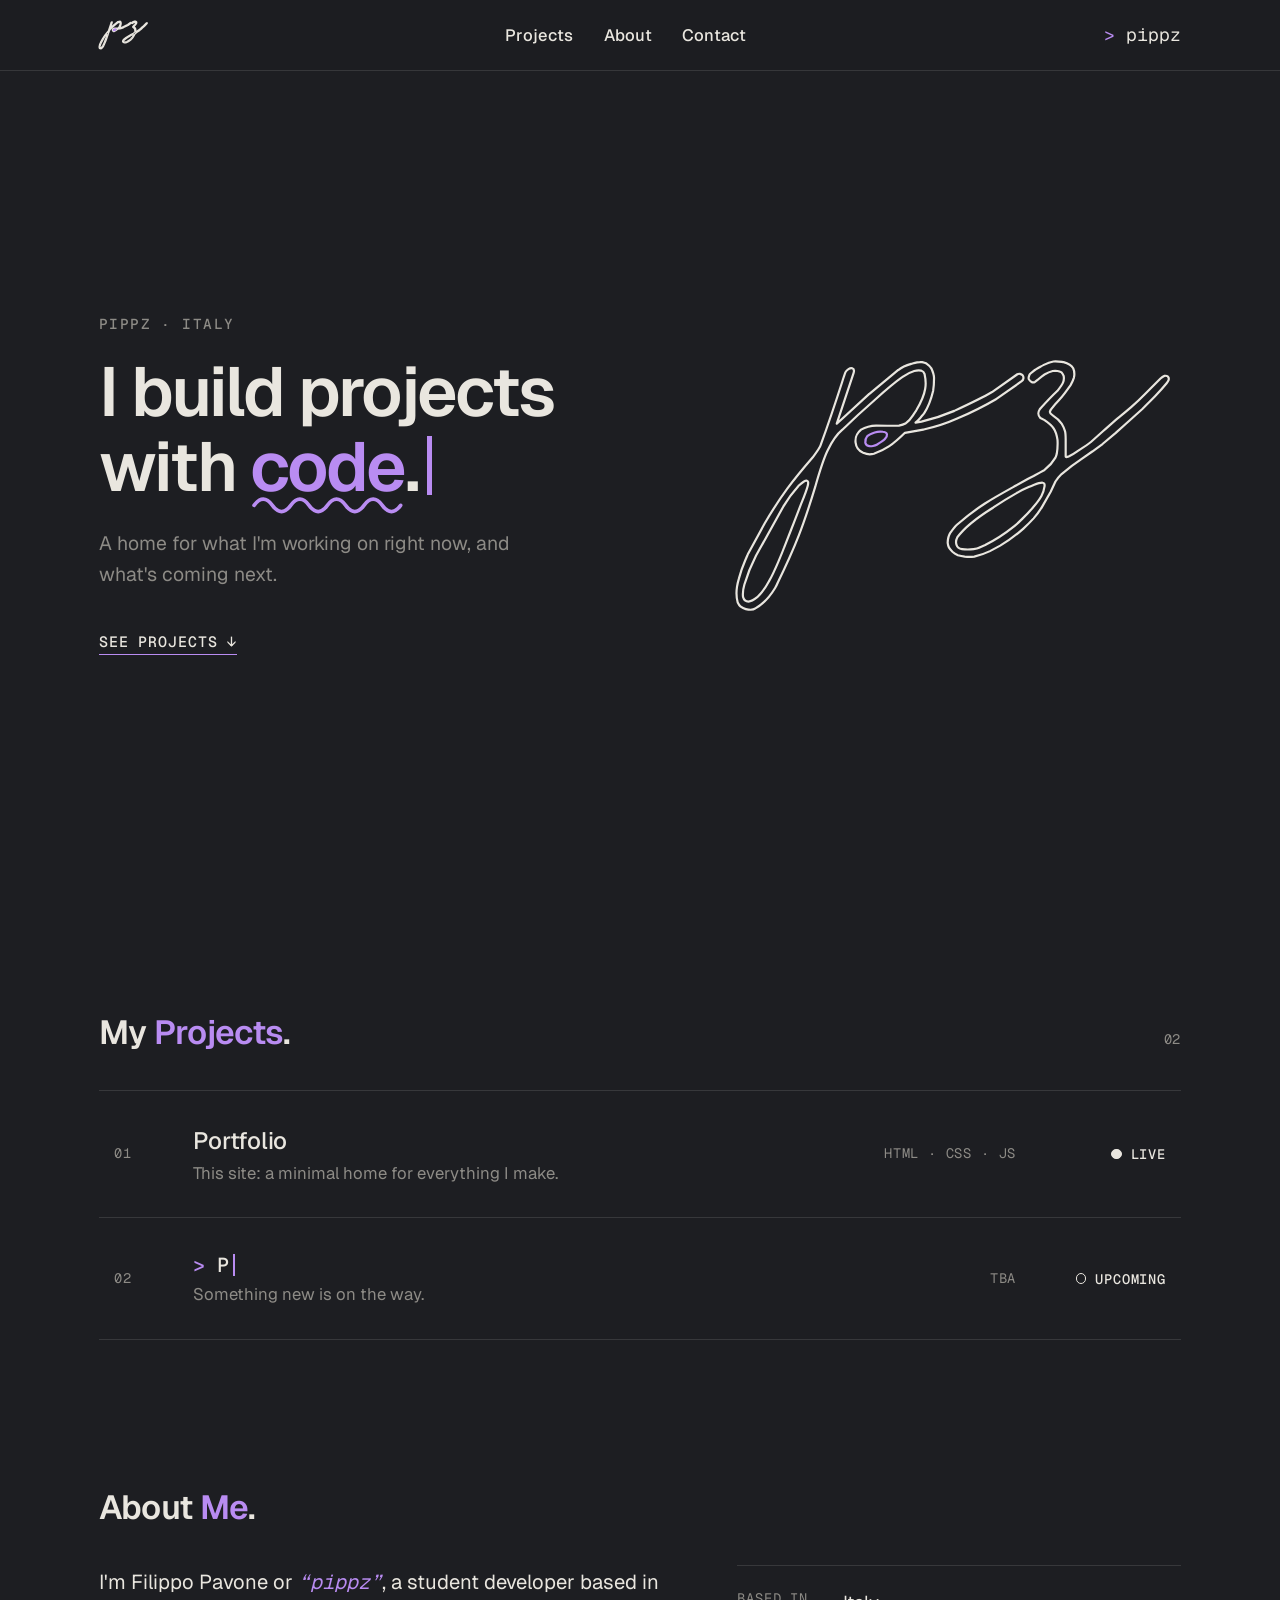
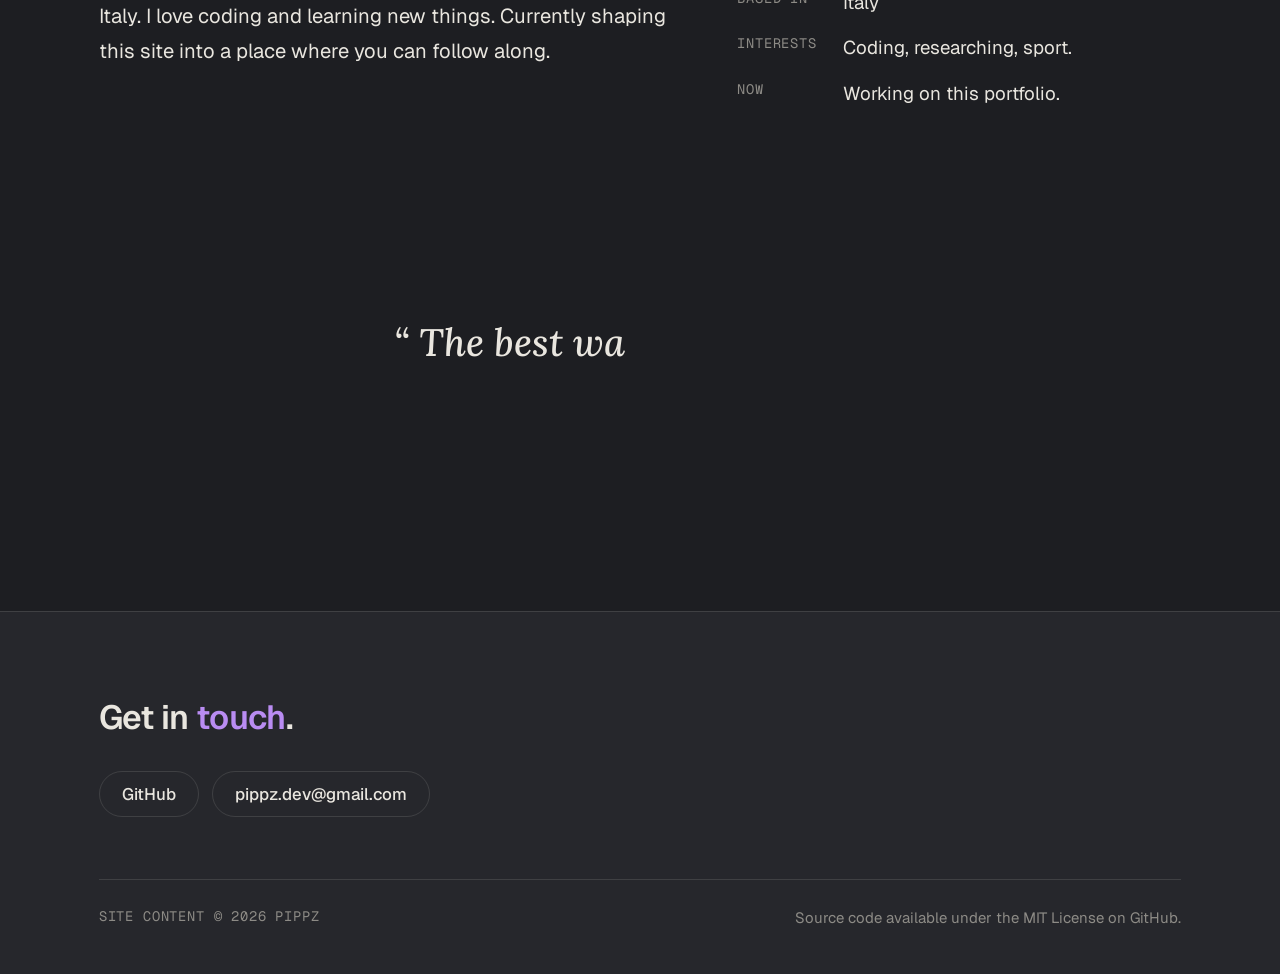
<file: index.html>
<!DOCTYPE html>
<html lang="en">
<head>
  <meta charset="utf-8">
  <meta name="viewport" content="width=device-width, initial-scale=1">
  <title>Pippz — Coding & Projects</title>
  <meta name="description" content="Portfolio of Pippz: current projects, what's in progress, and what's coming next.">
  <meta property="og:type" content="website">
  <meta property="og:title" content="Pippz — Coding & Projects">
  <meta property="og:description" content="Portfolio of Pippz: current projects, what's in progress, and what's coming next.">
  <meta name="twitter:card" content="summary">
  <!-- Once the site is live, also add og:url and og:image (absolute URLs, ~1200×630) so shared links get a preview image. -->
  <link rel="icon" type="image/svg+xml" href="favicon.svg">
  <link rel="preconnect" href="https://fonts.googleapis.com">
  <link rel="preconnect" href="https://fonts.gstatic.com" crossorigin>
  <link href="https://fonts.googleapis.com/css2?family=Geist:wght@300;400;500;600&family=Geist+Mono:wght@400;500&family=Lora:ital,wght@1,400&display=swap" rel="stylesheet">
  <script>
    document.documentElement.classList.add('js');
    try{document.documentElement.dataset.theme=localStorage.getItem('theme')||(matchMedia('(prefers-color-scheme: dark)').matches?'dark':'light')}catch(e){}
  </script>
  <link rel="stylesheet" href="style.css">
</head>
<body id="top">

  <header>
    <div class="bar wrap">
      <a href="#top" aria-label="Home"><svg class="logo mark" viewBox="0 0 319 184"></svg></a>
      <nav class="nav">
        <a href="#projects">Projects</a>
        <a href="#about">About</a>
        <a href="#contact">Contact</a>
      </nav>
      <span style="font-family: 'Geist Mono', monospace; font-size: large;"><span style="font-family: 'Geist Mono', monospace; color: var(--accent)">> </span>pippz</span>
    </div>
  </header>

  <main>
    <section class="hero wrap">
      <div>
        <p class="eyebrow">Pippz · Italy</p>
        <h1>I build projects with <span class="accent code-word">code<svg class="doodle squiggle" viewBox="0 0 76 10" preserveAspectRatio="none" aria-hidden="true"><path pathLength="1" d="M2 5q4.5-6 9 0t9 0 9 0 9 0 9 0 9 0 9 0 9 0"/></svg></span>.<span class="cursor" aria-hidden="true"></span></h1>
        <p class="lede">A home for what I'm working on right now, and what's coming next.</p>
        <a class="cta" href="#projects">See projects ↓</a>
      </div>
      <svg class="logo hero-logo" viewBox="0 0 319 184" role="img" aria-label="Pippz logo"></svg>
    </section>

    <section id="projects" class="wrap">
      <div class="head reveal"><h2>My <span class="accent">Projects</span>.</h2><span class="mono">02</span></div>
      <ul class="rows">
        <li class="row reveal">
          <span class="num mono">01</span>
          <div><h3>Portfolio</h3><p>This site: a minimal home for everything I make.</p></div>
          <span class="tags mono">HTML · CSS · JS</span>
          <span class="status live">Live</span>
        </li>
        <!--<li class="row-item">
        <a class="row row-link reveal" href="todo.html">
          <span class="num mono">02</span>
          <div><h3>To-do List</h3><p>A simple To-Do list to keep up with your tasks.</p></div>
          <span class="tags mono">PYTHON · FLASK · HTML · CSS · JS</span>
          <span class="status live">Local</span>
          <span class="row-arrow">→</span>
        </a>
        </li>
        <li class="row reveal">
          <span class="num mono">03</span>
          <div><h3 class="proj-title"><svg class="compoundly-mark" viewBox="0 0 100 100" fill="none" aria-hidden="true" focusable="false">
            <line x1="30" y1="33" x2="53" y2="50" stroke="currentColor" stroke-width="5" stroke-linecap="round"/>
            <line x1="30" y1="67" x2="53" y2="50" stroke="currentColor" stroke-width="5" stroke-linecap="round"/>
            <line x1="30" y1="33" x2="30" y2="67" stroke="currentColor" stroke-width="5" stroke-linecap="round"/>
            <circle cx="30" cy="33" r="7" fill="currentColor"/>
            <circle cx="30" cy="67" r="7" fill="currentColor"/>
            <circle cx="53" cy="50" r="7" fill="currentColor"/>
            <path d="M57 30 H65 Q72 30 72 37 V63 Q72 70 65 70 H57" stroke="currentColor" stroke-width="5" stroke-linecap="round" stroke-linejoin="round"/>
          </svg>Compoundly</h3><p>Compoundly is a web app built to simplify chemical compound research. Beta version is available on GitHub.</p></div>
          <span class="tags mono">HTML · CSS · JS</span>
          <span class="status wip">In progress</span>
        </li>
        <li class="row reveal">
          <span class="num mono">04</span>
          <div><h3>UE5 Vholume Project</h3><p>Working on a level for Vholume on Ue5. Will be later on published on Vholume's Steam Workshop.</p></div>
          <span class="tags mono">Unreal Engine 5</span>
          <span class="status wip">In progress</span>
        </li>-->
        <li class="row reveal">
          <span class="num mono">02</span>
          <div><h3 class="typed-line" aria-label="Upcoming project"><span class="prompt" aria-hidden="true">&gt;</span><span id="typed" aria-hidden="true" data-phrases="Project Alpha|Project Beta|Project Gamma|Project Delta"></span><span class="cursor cursor-sm" aria-hidden="true"></span></h3><p>Something new is on the way.</p></div>
          <span class="tags mono">TBA</span>
          <span class="status soon">Upcoming</span>
        </li>
      </ul>
    </section>

    <section id="about" class="wrap">
      <div class="head reveal"><h2>About <span class="accent">Me</span>.</h2></div>
      <div class="about reveal">
        <p>I'm Filippo Pavone or <span style="font-family: 'Geist Mono', monospace; font-style: italic; color: var(--accent)">“pippz”</span>, a student developer based in Italy. I love coding and learning new things. Currently shaping this site into a place where you can follow along.</p>
        <dl>
          <dt class="mono">Based in</dt><dd>Italy</dd>
          <dt class="mono">Interests</dt><dd>Coding, researching, sport.</dd>
          <dt class="mono">Now</dt><dd>Working on this portfolio.</dd>
        </dl>
      </div>
    </section>

    <section class="wrap reveal">
      <p class="quote" id="quote" data-text="“ The best way to predict the future is to build it. ”" data-hl="predict future build"></p>
    </section>
  </main>

  <footer id="contact">
    <div class="wrap">
      <h2 class="reveal">Get in <span class="accent">touch</span>.</h2>
      <div class="links reveal">
        <a href="https://github.com/pippz" target="_blank" rel="noopener">GitHub</a>
        <button id="copy-email" type="button" aria-label="Copy email address: pippz.dev@gmail.com">pippz.dev@gmail.com</button>
        <span id="copy-status" class="sr-only" role="status"></span>
      </div>
      <div class="legal">
        <p class="copy mono">Site content © 2026 Pippz</p>
        <p class="notice">Source code available under the MIT License on GitHub.</p>
      </div>
    </div>
  </footer>

  <script src="script.js"></script>
</body>
</html>
</file>
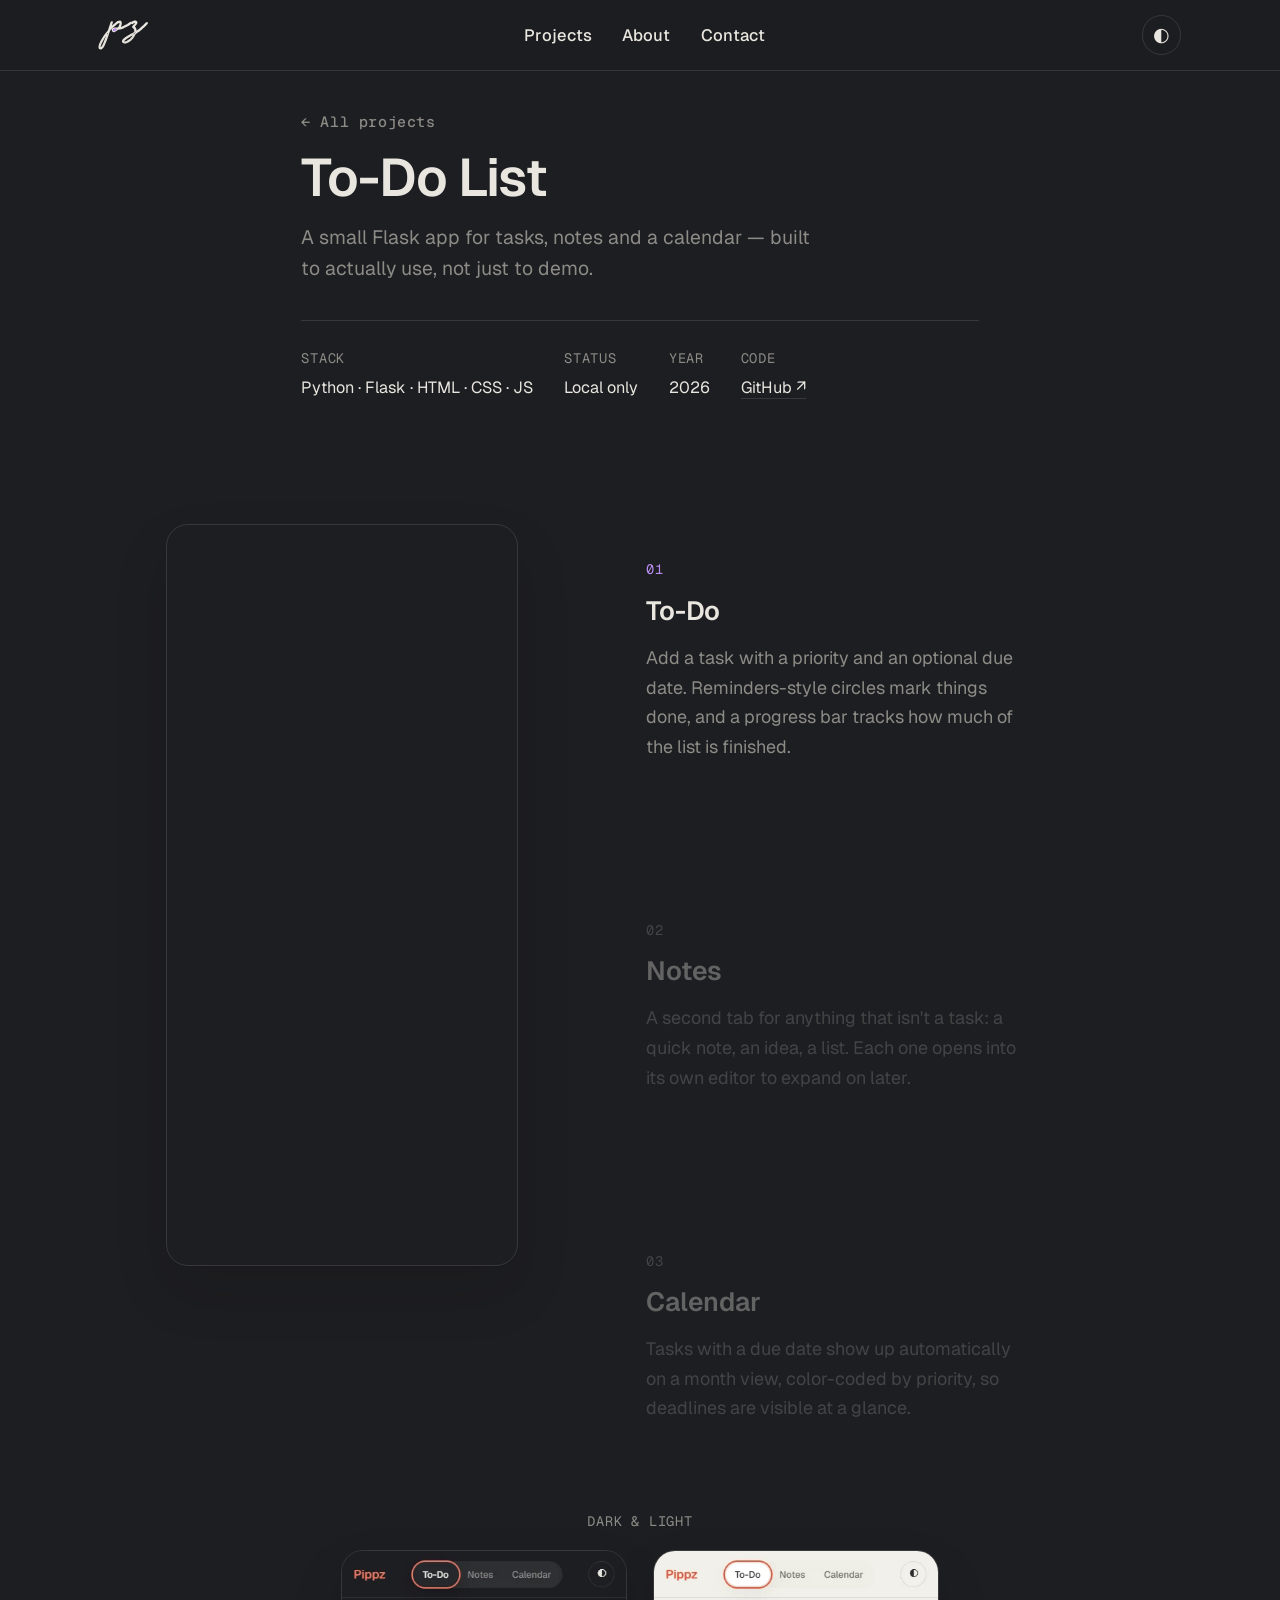
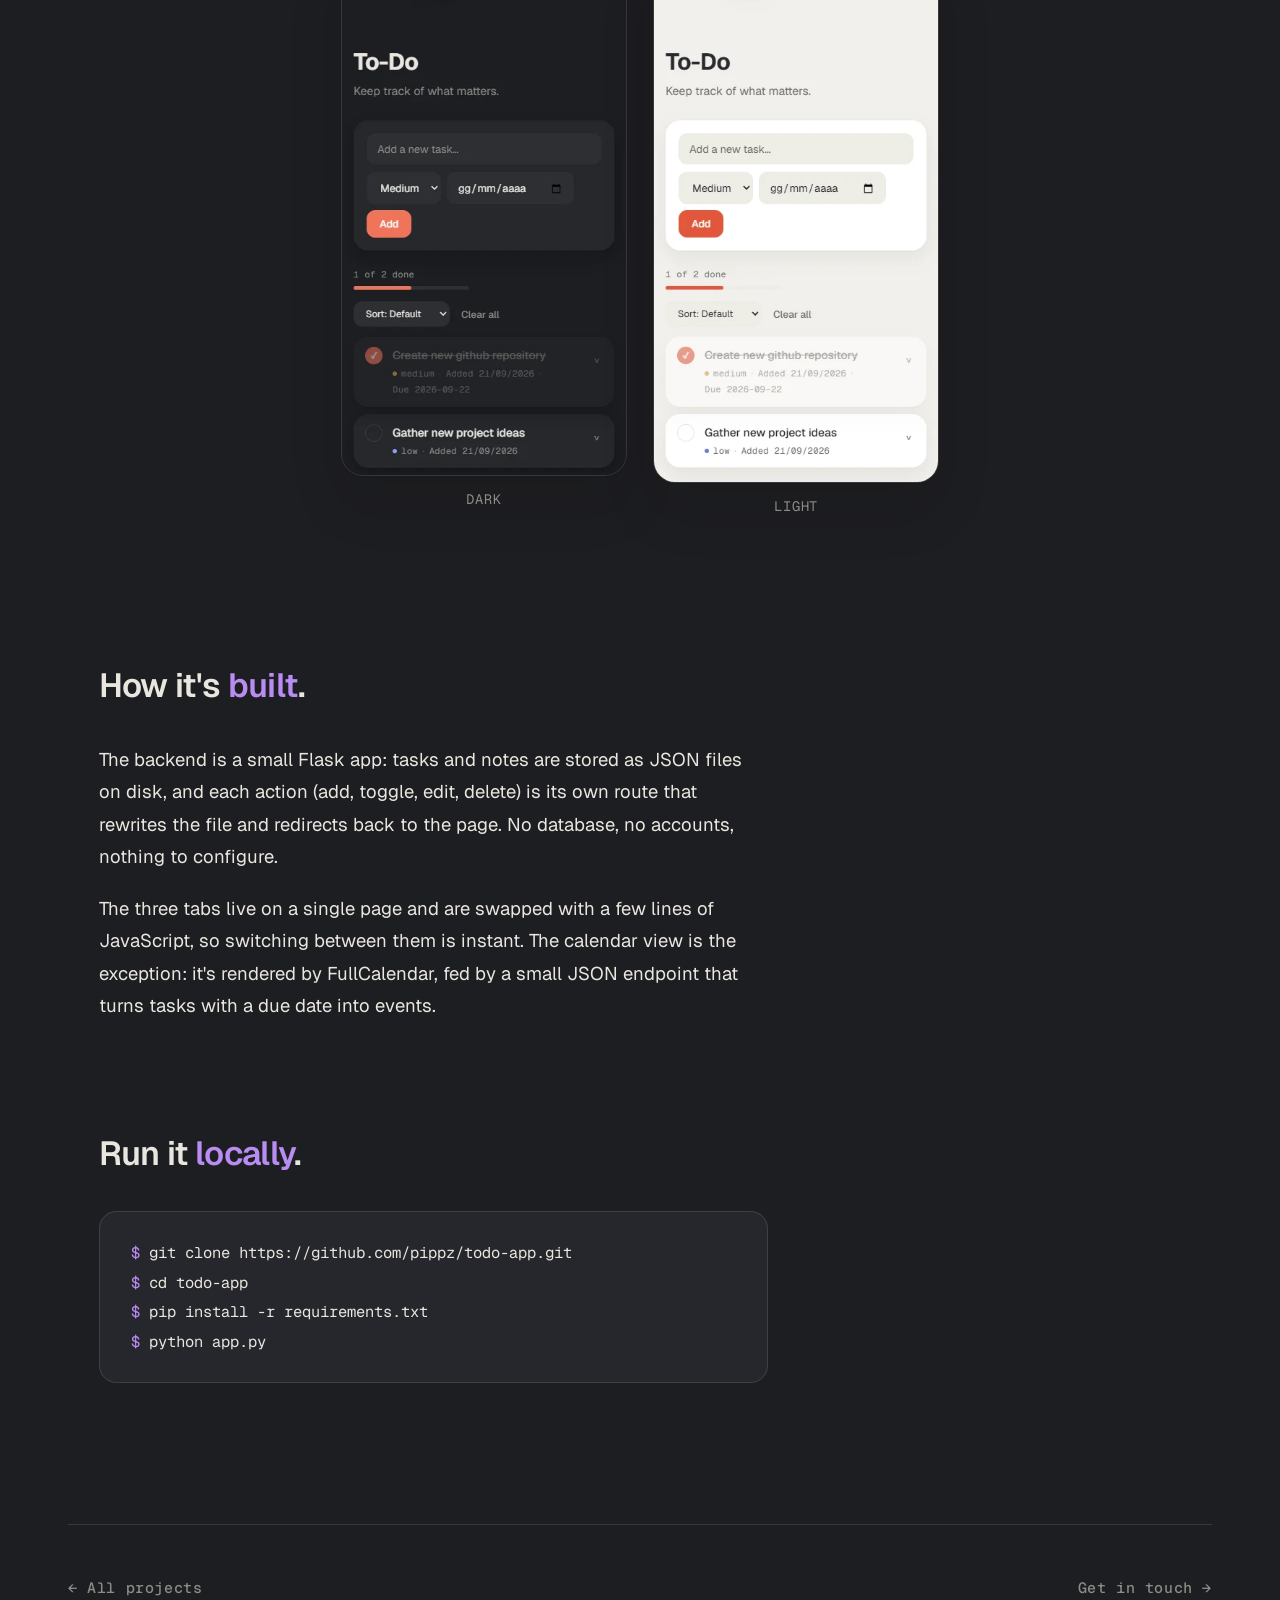
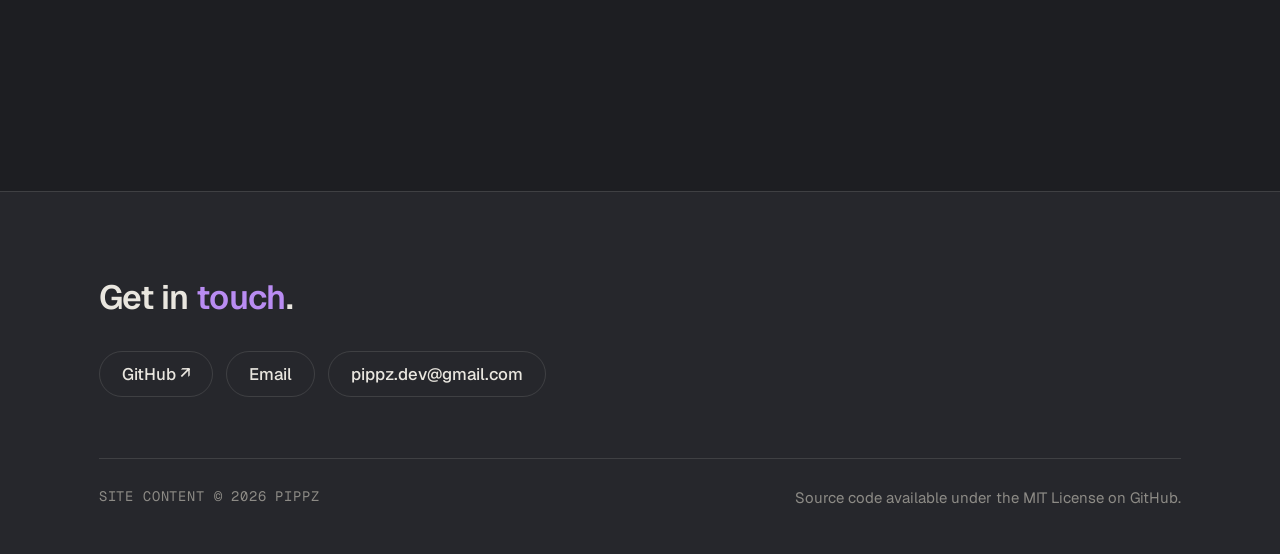
<file: todo.html>
<!DOCTYPE html>
<html lang="en">
<head>
  <meta charset="utf-8">
  <meta name="viewport" content="width=device-width, initial-scale=1">
  <title>To-Do List — Pippz</title>
  <meta name="description" content="A Flask to-do list with notes and a calendar view, built by Pippz.">
  <link rel="icon" type="image/svg+xml" href="favicon.svg">
  <link rel="preconnect" href="https://fonts.googleapis.com">
  <link rel="preconnect" href="https://fonts.gstatic.com" crossorigin>
  <link href="https://fonts.googleapis.com/css2?family=Geist:wght@300;400;500;600&family=Geist+Mono:wght@400;500&family=Lora:ital,wght@1,400&display=swap" rel="stylesheet">
  <script>
    document.documentElement.classList.add('js');
    try{document.documentElement.dataset.theme=localStorage.getItem('theme')||(matchMedia('(prefers-color-scheme: dark)').matches?'dark':'light')}catch(e){}
  </script>
  <link rel="stylesheet" href="style.css">
</head>
<body id="top">

  <header>
    <div class="bar wrap">
      <a href="index.html" aria-label="Home"><svg class="logo mark" viewBox="0 0 319 184"></svg></a>
      <nav class="nav">
        <a href="index.html#projects">Projects</a>
        <a href="index.html#about">About</a>
        <a href="index.html#contact">Contact</a>
      </nav>
      <button id="theme" type="button" aria-label="Dark mode" aria-pressed="false">◐</button>
    </div>
  </header>

  <main>
    <section class="wrap case-head">
      <a class="back-link" href="index.html#projects">← All projects</a>
      <h1>To-Do List</h1>
      <p class="case-summary">A small Flask app for tasks, notes and a calendar — built to actually use, not just to demo.</p>

      <dl class="case-meta">
        <div><dt class="mono">Stack</dt><dd>Python · Flask · HTML · CSS · JS</dd></div>
        <div><dt class="mono">Status</dt><dd>Local only</dd></div>
        <div><dt class="mono">Year</dt><dd>2026</dd></div>
        <div><dt class="mono">Code</dt><dd><a href="https://github.com/pippz/todo-app" target="_blank" rel="noopener">GitHub ↗</a></dd></div>
      </dl>
    </section>

    <section class="case-scroller wrap">
      <div class="scroller-grid">
        <div class="scroller-sticky">
          <div class="frame">
            <img id="case-img" src="assets/todo-dark.webp" alt="To-Do tab with two tasks, one done" width="393" height="724">
          </div>
        </div>

        <div class="scroller-steps">
          <div class="step" data-img="assets/todo-dark.webp" data-alt="To-Do tab with two tasks, one done">
            <span class="mono">01</span>
            <h3>To-Do</h3>
            <p>Add a task with a priority and an optional due date. Reminders-style circles mark things done, and a progress bar tracks how much of the list is finished.</p>
            <img class="step-img" src="assets/todo-dark.webp" alt="To-Do tab with two tasks, one done" width="393" height="724" loading="lazy">
          </div>
          <div class="step" data-img="assets/todo-notes.webp" data-alt="Notes tab with two saved notes">
            <span class="mono">02</span>
            <h3>Notes</h3>
            <p>A second tab for anything that isn't a task: a quick note, an idea, a list. Each one opens into its own editor to expand on later.</p>
            <img class="step-img" src="assets/todo-notes.webp" alt="Notes tab with two saved notes" width="393" height="724" loading="lazy">
          </div>
          <div class="step" data-img="assets/todo-calendar.webp" data-alt="Calendar tab showing September 2026 with one due task">
            <span class="mono">03</span>
            <h3>Calendar</h3>
            <p>Tasks with a due date show up automatically on a month view, color-coded by priority, so deadlines are visible at a glance.</p>
            <img class="step-img" src="assets/todo-calendar.webp" alt="Calendar tab showing September 2026 with one due task" width="393" height="724" loading="lazy">
          </div>
        </div>
      </div>
    </section>

    <section class="wrap case-diptych-section">
      <p class="mono diptych-label">Dark &amp; light</p>
      <div class="case-diptych">
        <div class="diptych-item">
          <div class="frame"><img src="assets/todo-dark.webp" alt="To-Do tab in dark mode" width="393" height="724" loading="lazy"></div>
          <span class="mono">Dark</span>
        </div>
        <div class="diptych-item">
          <div class="frame"><img src="assets/todo-light.webp" alt="To-Do tab in light mode" width="393" height="724" loading="lazy"></div>
          <span class="mono">Light</span>
        </div>
      </div>
    </section>

    <section class="wrap">
      <div class="head reveal"><h2>How it's <span class="accent">built</span>.</h2></div>
      <div class="case-prose reveal">
        <p>The backend is a small Flask app: tasks and notes are stored as JSON files on disk, and each action (add, toggle, edit, delete) is its own route that rewrites the file and redirects back to the page. No database, no accounts, nothing to configure.</p>
        <p>The three tabs live on a single page and are swapped with a few lines of JavaScript, so switching between them is instant. The calendar view is the exception: it's rendered by FullCalendar, fed by a small JSON endpoint that turns tasks with a due date into events.</p>
      </div>
    </section>

    <section class="wrap case-run">
      <div class="head reveal"><h2>Run it <span class="accent">locally</span>.</h2></div>
      <div class="codeblock reveal">
        <div><span class="ln">$</span>git clone https://github.com/pippz/todo-app.git</div>
        <div><span class="ln">$</span>cd todo-app</div>
        <div><span class="ln">$</span>pip install -r requirements.txt</div>
        <div><span class="ln">$</span>python app.py</div>
      </div>
    </section>

    <div class="wrap case-next reveal">
      <a href="index.html#projects">← All projects</a>
      <a href="index.html#contact">Get in touch →</a>
    </div>
  </main>

  <footer id="contact">
    <div class="wrap">
      <h2 class="reveal">Get in <span class="accent">touch</span>.</h2>
      <div class="links reveal">
        <a href="https://github.com/pippz" target="_blank" rel="noopener">GitHub ↗</a>
        <a href="mailto:pippz.dev@gmail.com">Email</a>
        <button id="copy-email" type="button" aria-label="Copy email address: pippz.dev@gmail.com">pippz.dev@gmail.com</button>
        <span id="copy-status" class="sr-only" role="status"></span>
      </div>
      <div class="legal">
        <p class="copy mono">Site content © 2026 Pippz</p>
        <p class="notice">Source code available under the MIT License on GitHub.</p>
      </div>
    </div>
  </footer>

  <script src="script.js"></script>
</body>
</html>
</file>
<file: style.css>
:root {
    --bg: #1d1e22;
    --surface: #26272c;
    --text: #e9e6df;
    --muted: #8d8b86;
    --line: rgba(233, 230, 223, 0.13);
    --accent: /*#f0745a;*/#B98CF2;
}

* {
    box-sizing: border-box;
}

html {
    font-size: 110%;
    scrollbar-width: thin;
    scrollbar-color: var(--line) transparent;
}

@media (prefers-reduced-motion: no-preference) {
    html {
        scroll-behavior: smooth;
    }
}

body {
    margin: 0;
    background: var(--bg);
    color: var(--text);
    font: 400 1.0625rem/1.6 'Geist', system-ui, sans-serif;
    transition: background 0.3s, color 0.3s;
}

::selection {
    background: var(--accent);
    color: #fff;
}

a {
    color: inherit;
    text-decoration: none;
}

:focus-visible {
    outline: 2px solid var(--accent);
    outline-offset: 0.1875rem;
    border-radius: 0.25rem;
}

.wrap {
    max-width: 65rem;
    margin: 0 auto;
    padding: 0 1.75rem;
}

.mono {
    font-family: 'Geist Mono', monospace;
    font-size: 0.78rem;
    letter-spacing: 0.06em;
    text-transform: uppercase;
    color: var(--muted);
}

section,
footer {
    scroll-margin-top: 4.375rem;
}

.sr-only {
    position: absolute;
    width: 1px;
    height: 1px;
    margin: -1px;
    padding: 0;
    overflow: hidden;
    clip-path: inset(50%);
    white-space: nowrap;
    border: 0;
}

h1,
h2,
h3,
p {
    margin: 0;
}

/* ── Header ── */
header {
    position: fixed;
    inset: 0 0 auto;
    z-index: 10;
    background: color-mix(in srgb, var(--bg) 82%, transparent);
    backdrop-filter: blur(0.5rem);
    -webkit-backdrop-filter: blur(0.5rem);
    border-bottom: 1px solid var(--line);
}

.bar {
    display: flex;
    align-items: center;
    justify-content: space-between;
    height: 4rem;
}

.mark {
    width: 2.75rem;
    --sw: 9;
    display: block;
}

.nav {
    display: flex;
    gap: 1.75rem;
    font-size: 0.9375rem;
    font-weight: 500;
}

.nav a {
    display: inline-flex;
}

.nav a span {
    display: inline-flex;
    flex-direction: column;
    height: 1.25em;
    line-height: 1.25;
    overflow: hidden;
}

.nav a span::before,
.nav a span::after {
    content: attr(data-l);
    display: block;
    transition: transform 0.4s cubic-bezier(0.6, 0, 0.2, 1);
    transition-delay: calc((sibling-index() - 1) * 30ms);
}

.nav a span::after {
    color: var(--accent);
}

.nav a:hover span::before,
.nav a:hover span::after {
    transform: translateY(-100%);
}

#theme {
    background: none;
    border: 1px solid var(--line);
    color: var(--text);
    width: 2.25rem;
    height: 2.25rem;
    border-radius: 50%;
    font-size: 1.0625rem;
    cursor: pointer;
    transition: transform 0.4s, border-color 0.2s;
}

#theme:hover {
    border-color: var(--accent);
    transform: rotate(180deg);
}

/* ── Logo ── */
.logo {
    fill: none;
    stroke: currentColor;
    stroke-width: var(--sw, 2);
    stroke-linecap: round;
    stroke-linejoin: round;
    overflow: visible;
}

.logo path:nth-of-type(3) {
    stroke: var(--accent);
}

.logo.draw path {
    animation: draw var(--dur, 2s) cubic-bezier(0.4, 0, 0.2, 1) both;
    animation-delay: calc(var(--i) * 0.14s);
}

.mark {
    --dur: 0.9s;
}

@keyframes draw {
    from {
        stroke-dasharray: 1;
        stroke-dashoffset: 1;
    }

    to {
        stroke-dasharray: 1;
        stroke-dashoffset: 0;
    }
}

/* ── Hero ── */
.hero {
    min-height: 100svh;
    display: grid;
    grid-template-columns: 1.25fr 1fr;
    align-items: center;
    gap: 3rem;
    padding-top: 6rem;
    padding-bottom: 4rem;
}

.eyebrow {
    font: 500 0.82rem 'Geist Mono', monospace;
    letter-spacing: 0.1em;
    text-transform: uppercase;
    color: var(--muted);
    margin-bottom: 1.25rem;
}

h1 {
    font-size: clamp(2.2rem, 5.4vw, 4rem);
    line-height: 1.08;
    font-weight: 600;
    letter-spacing: -0.03em;
}

.accent {
    color: var(--accent);
}

.lede {
    color: var(--muted);
    font-size: 1.1rem;
    max-width: 32ch;
    margin: 1.375rem 0 2rem;
}

.cta {
    font: 500 0.85rem 'Geist Mono', monospace;
    letter-spacing: 0.06em;
    text-transform: uppercase;
    border-bottom: 1px solid var(--accent);
    padding-bottom: 0.1875rem;
    transition: color 0.2s;
}

.cta:hover {
    color: var(--accent);
}

.hero-logo {
    width: clamp(13.75rem, 34vw, 25rem);
    --sw: 1.6;
    justify-self: center;
    color: var(--text);
}

/* ── Sections ── */
section.wrap {
    padding-top: 6rem;
    padding-bottom: 2rem;
}

.head {
    display: flex;
    align-items: baseline;
    justify-content: space-between;
    margin-bottom: 1.75rem;
}

h2 {
    font-size: 1.9rem;
    font-weight: 600;
    letter-spacing: -0.02em;
}

/* ── Projects ── */
.rows {
    list-style: none;
    margin: 0;
    padding: 0;
    border-bottom: 1px solid var(--line);
}

.row {
    display: grid;
    grid-template-columns: 3rem 1fr auto 7rem;
    gap: 1.5rem;
    align-items: center;
    padding: 1.75rem 0.875rem;
    border-top: 1px solid var(--line);
    transition: background 0.25s;
}

.row:hover {
    background: var(--surface);
}

.row h3 {
    font-size: 1.35rem;
    font-weight: 500;
    letter-spacing: -0.01em;
    transition: color 0.2s;
}

.proj-title {
    display: inline-flex;
    align-items: center;
    gap: 0.5rem;
}

.compoundly-mark {
    width: 2.0em;
    height: 2.0em;
    flex-shrink: 0;
    color: var(--accent);
}

.row:hover h3 {
    color: var(--accent);
}

.row p {
    color: var(--muted);
    font-size: 0.95rem;
}

.status {
    font: 500 0.78rem 'Geist Mono', monospace;
    letter-spacing: 0.06em;
    text-transform: uppercase;
    display: inline-flex;
    align-items: center;
    gap: 0.5rem;
    justify-self: end;
    color: var(--text);
}

.status::before {
    content: '';
    box-sizing: border-box;
    flex-shrink: 0;
    width: 0.6rem;
    height: 0.6rem;
    border: 1.5px solid currentColor;
    border-radius: 50%;
}

.live::before {
    background: currentColor;
}

.wip::before {
    background: linear-gradient(90deg, currentColor 50%, transparent 50%);
}

.row-link {
    grid-template-columns: 3rem 1fr auto 7rem 1.25rem;
    cursor: pointer;
}

.row-arrow {
    color: var(--accent);
    font-size: 1.1rem;
    opacity: 1;
    transform: translateX(-0.4rem);
    justify-self: end;
}

/* ── About ── */
.about {
    display: grid;
    grid-template-columns: 1.3fr 1fr;
    gap: 3.5rem;
    align-items: start;
}

.about p {
    font-size: 1.15rem;
    line-height: 1.7;
}

dl {
    margin: 0;
    display: grid;
    grid-template-columns: auto 1fr;
    gap: 0.875rem 1.5rem;
    border-top: 1px solid var(--line);
    padding-top: 1.25rem;
}

dd {
    margin: 0;
}

/* ── Quote ── */
.quote {
    font: 500 clamp(1.5rem, 3.0vw, 2.2rem)/1.15 'Lora', serif;
    font-style: italic;
    text-align: center;
    max-width: 26ch;
    margin: 4rem auto 2rem;
    min-height: 3em;
}

.w {
    white-space: nowrap;
}

.c {
    opacity: 0;
    transition: opacity 0.15s;
}

.c.on {
    opacity: 1;
}

.hl {
    color: var(--accent);
}

/* ── Footer ── */
footer {
    margin-top: 6rem;
    padding: 4.5rem 0 2.5rem;
    border-top: 1px solid var(--line);
    background: var(--surface);
}

.links {
    display: flex;
    gap: 0.75rem;
    flex-wrap: wrap;
    margin: 1.5rem 0 3.5rem;
}

.links a,
.links button {
    font: 500 0.95rem 'Geist', sans-serif;
    color: var(--text);
    background: none;
    border: 1px solid var(--line);
    border-radius: 999px;
    padding: 0.625rem 1.25rem;
    cursor: pointer;
    transition: border-color 0.2s, color 0.2s;
}

.links a:hover,
.links button:hover {
    border-color: var(--accent);
    color: var(--accent);
}

.legal {
    display: flex;
    justify-content: space-between;
    align-items: flex-start;
    gap: 1rem 2.5rem;
    flex-wrap: wrap;
    border-top: 1px solid var(--line);
    padding-top: 1.5rem;
}

.copy {
    margin: 0;
}

.notice {
    margin: 0;
    max-width: 52ch;
    text-align: right;
    font-size: 0.85rem;
    color: var(--muted);
}

/* ── Reveal ── */
.js .reveal {
    opacity: 0;
    transform: translateY(0.625rem);
    transition: opacity 0.7s ease, transform 0.7s ease;
}

.js .reveal.in {
    opacity: 1;
    transform: none;
}

@media (max-width: 792px) {
    .hero {
        grid-template-columns: 1fr;
        gap: 2rem;
        padding-top: 6.875rem;
    }

    .hero-logo {
        order: -1;
        width: 12.5rem;
        justify-self: start;
    }

    .nav {
        gap: 1rem;
        font-size: 0.875rem;
    }

    .row {
        grid-template-columns: 2rem 1fr;
        gap: 0.375rem 0.875rem;
        padding: 1.5rem 0.25rem;
    }

    .tags,
    .status {
        grid-column: 2;
        justify-self: start;
    }

    .row-arrow {
        display: none;
    }

    .about {
        grid-template-columns: 1fr;
        gap: 2rem;
    }

    .notice {
        text-align: left;
    }
}

@media (prefers-reduced-motion: reduce) {
    * {
        animation: none!important;
        transition: none!important;
    }

    .js .reveal {
        opacity: 1;
        transform: none;
    }
}

/* ── Squiggle ── */
.doodle {
    fill: none;
    stroke: currentColor;
    stroke-width: 1.8;
    stroke-linecap: round;
    stroke-linejoin: round;
    overflow: visible;
}

.js .doodle path {
    stroke-dasharray: 1;
    stroke-dashoffset: 1;
}

.doodle.draw path {
    animation: draw 1s cubic-bezier(0.4, 0, 0.2, 1) both;
    animation-delay: var(--d, 0s);
}

.code-word {
    position: relative;
    display: inline-block;
}

.squiggle {
    --d: 0.9s;
    position: absolute;
    left: 0;
    bottom: -0.16em;
    width: 100%;
    height: 0.3em;
    color: var(--accent);
}

/* ── Cursor ── */
.cursor {
    display: inline-block;
    width: 0.07em;
    height: 0.85em;
    margin-left: 0.12em;
    background: var(--accent);
    vertical-align: -0.05em;
    animation: blink 1.1s steps(1) infinite;
}

.cursor-sm {
    width: 2px;
    height: 1.1em;
    margin-left: 4px;
    vertical-align: -0.2em;
}

@keyframes blink {
    50% {
        opacity: 0;
    }
}

/* ── Typing line ── */
.row .typed-line {
    font-family: 'Geist Mono', monospace;
    font-size: 1.15rem;
    font-weight: 500;
}

.prompt {
    color: var(--accent);
    margin-right: 0.6em;
}

@media (prefers-reduced-motion: reduce) {
    .js .doodle path {
        stroke-dashoffset: 0;
    }
}

/* ── Case study: title block ── */
.back-link {
    display: inline-flex;
    align-items: center;
    gap: 0.4rem;
    font: 500 0.85rem 'Geist Mono', monospace;
    letter-spacing: 0.04em;
    color: var(--muted);
    transition: color 0.2s;
}

.back-link:hover {
    color: var(--accent);
}

.case-head {
    padding-top: 6rem;
    max-width: 42rem;
}

.case-head h1 {
    font-size: clamp(2rem, 4.4vw, 3rem);
    font-weight: 600;
    letter-spacing: -0.02em;
    margin-top: 0.75rem;
}

.case-summary {
    color: var(--muted);
    font-size: 1.1rem;
    margin-top: 1rem;
    max-width: 40ch;
}

.case-meta {
    display: flex;
    gap: 1.75rem;
    flex-wrap: wrap;
    margin-top: 2rem;
    padding-top: 1.5rem;
    border-top: 1px solid var(--line);
}

.case-meta div {
    display: flex;
    flex-direction: column;
    gap: 0.3rem;
}

.case-meta dd {
    font-size: 0.92rem;
}

.case-meta a {
    border-bottom: 1px solid var(--line);
    transition: border-color 0.2s, color 0.2s;
}

.case-meta a:hover {
    color: var(--accent);
    border-color: var(--accent);
}

/* ── Case study: sticky scroller ── */
.wrap.case-scroller {
    padding-top: 5rem;
}

.scroller-grid {
    display: grid;
    grid-template-columns: 1fr 1.1fr;
    gap: 3.5rem;
}

.scroller-sticky {
    position: sticky;
    top: 6rem;
    align-self: start;
    height: fit-content;
}

.frame {
    border-radius: 1.25rem;
    overflow: hidden;
    box-shadow: 0 1px 2px rgba(20, 15, 10, 0.06), 0 1.5rem 3rem rgba(20, 15, 10, 0.14);
    border: 1px solid var(--line);
    max-width: 20rem;
    margin: 0 auto;
}

.frame img {
    display: block;
    width: 100%;
    height: auto;
    transition: opacity 0.25s ease;
}

.frame img.fade {
    opacity: 0;
}

.scroller-steps {
    display: flex;
    flex-direction: column;
    gap: 9rem;
    padding: 2rem 0;
}

.step {
    opacity: 0.35;
    transition: opacity 0.4s ease;
}

.step.active {
    opacity: 1;
}

.step .mono {
    display: block;
    margin-bottom: 0.5rem;
    transition: color 0.3s;
}

.step.active .mono {
    color: var(--accent);
}

.step h3 {
    font-size: 1.5rem;
    font-weight: 600;
    letter-spacing: -0.01em;
    margin-bottom: 0.6rem;
}

.step p {
    color: var(--muted);
    font-size: 1.02rem;
    line-height: 1.65;
    max-width: 32ch;
}

.step-img {
    display: none;
}

/* ── Case study: light/dark callout ── */
.wrap.case-diptych-section {
    padding-top: 1rem;
}

.diptych-label {
    text-align: center;
    display: block;
}

.case-diptych {
    display: grid;
    grid-template-columns: 1fr 1fr;
    gap: 1.5rem;
    max-width: 34rem;
    margin: 1rem auto 0;
}

.wrap.case-run {
    padding-top: 4rem;
}

.diptych-item {
    text-align: center;
}

.diptych-item .frame {
    max-width: none;
}

.diptych-item .mono {
    display: block;
    margin-top: 0.75rem;
}

/* ── Case study: prose + code ── */
.case-prose {
    max-width: 38rem;
    margin-top: 1.5rem;
}

.case-prose p {
    font-size: 1.05rem;
    line-height: 1.75;
    margin-bottom: 1.1rem;
}

.case-prose p:last-child {
    margin-bottom: 0;
}

.codeblock {
    background: var(--surface);
    border: 1px solid var(--line);
    border-radius: 1rem;
    padding: 1.5rem 1.75rem;
    max-width: 38rem;
    margin-top: 1.5rem;
    font-family: 'Geist Mono', monospace;
    font-size: 0.88rem;
    line-height: 1.9;
    overflow-x: auto;
}

.codeblock .ln {
    color: var(--accent);
    margin-right: 0.6em;
}

.case-next {
    margin-top: 6rem;
    padding: 3rem 0 5rem;
    border-top: 1px solid var(--line);
    display: flex;
    align-items: baseline;
    justify-content: space-between;
    gap: 1rem;
    flex-wrap: wrap;
}

.case-next a {
    font: 500 0.85rem 'Geist Mono', monospace;
    letter-spacing: 0.04em;
    color: var(--muted);
    transition: color 0.2s;
}

.case-next a:hover {
    color: var(--accent);
}

@media (max-width: 792px) {
    .scroller-grid {
        grid-template-columns: 1fr;
        gap: 0;
    }

    .scroller-sticky {
        display: none;
    }

    .scroller-steps {
        gap: 3rem;
        padding: 0;
    }

    .step {
        opacity: 1;
    }

    .step-img {
        display: block;
        width: 100%;
        height: auto;
        margin-bottom: 1.25rem;
        max-width: 16rem;
    }

    .case-diptych {
        grid-template-columns: 1fr;
        max-width: 16rem;
    }

    .case-meta {
        gap: 1.25rem 2rem;
    }
}
</file>
